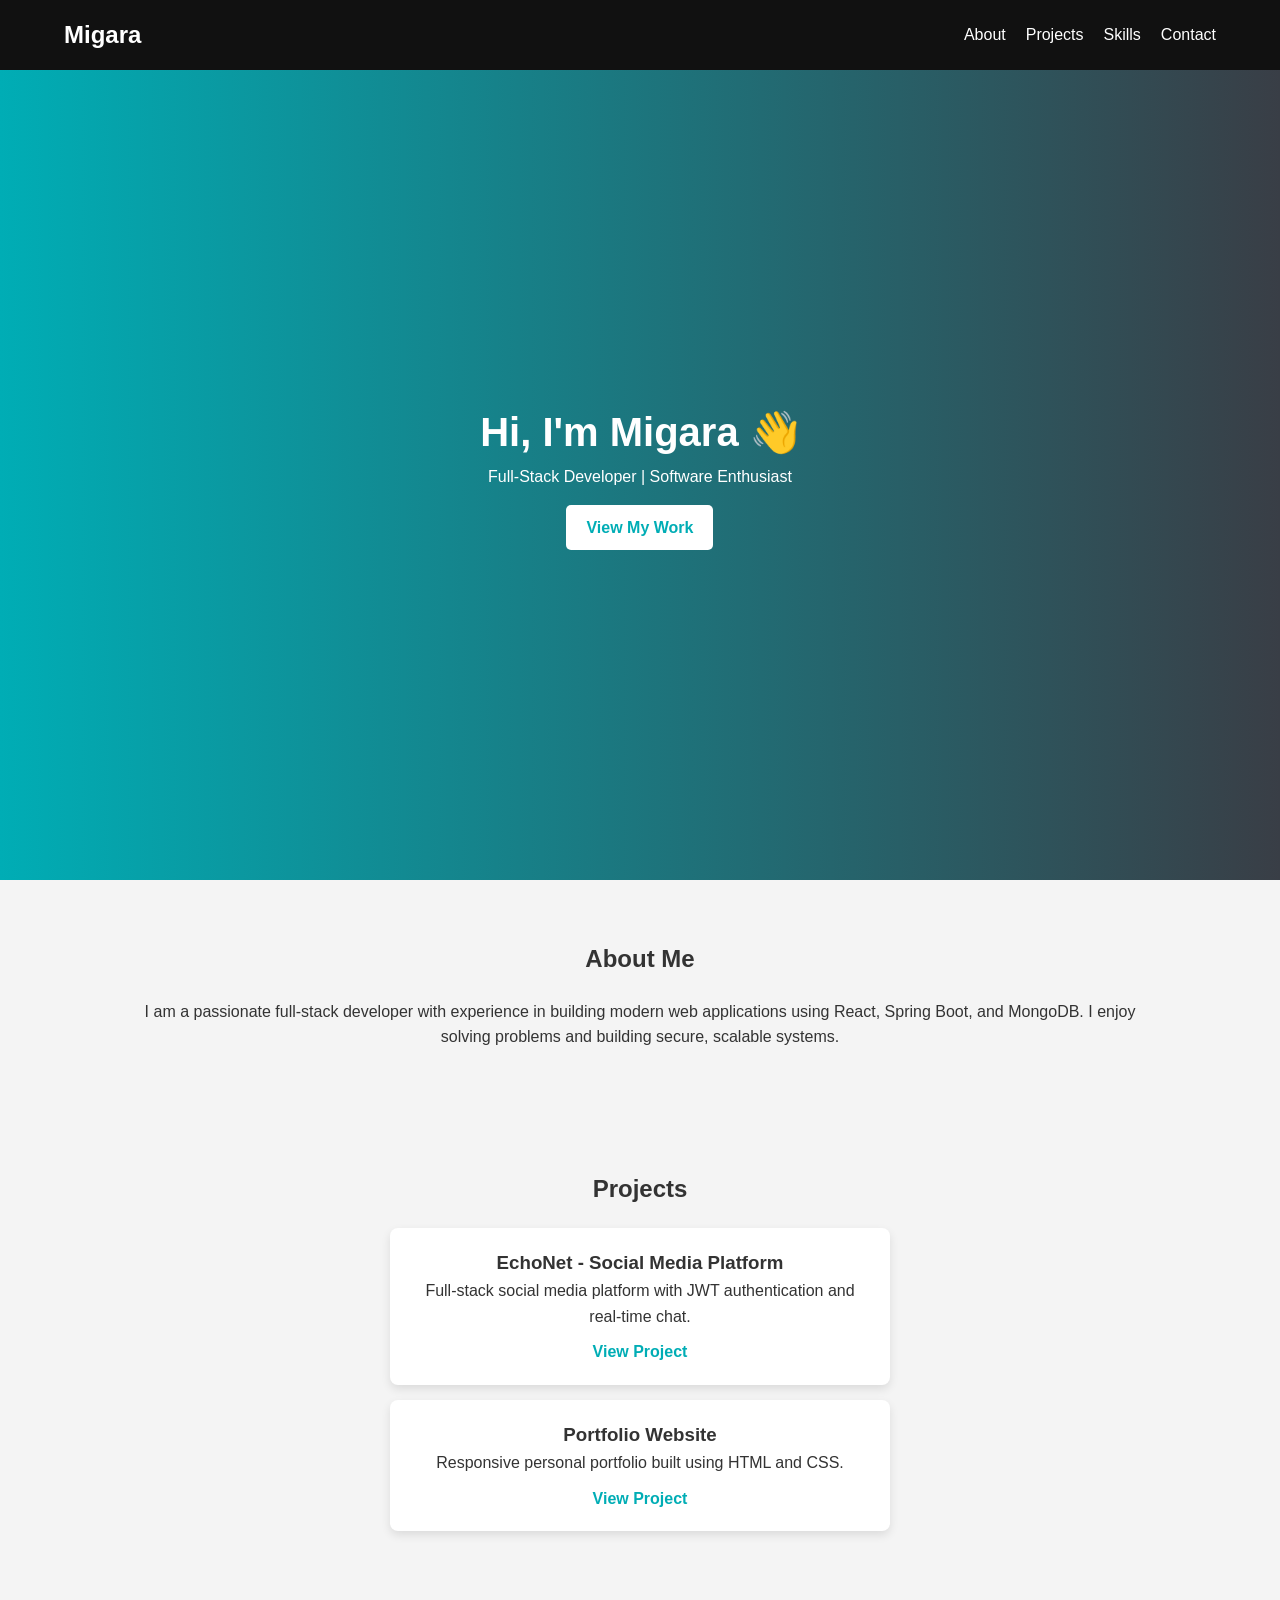
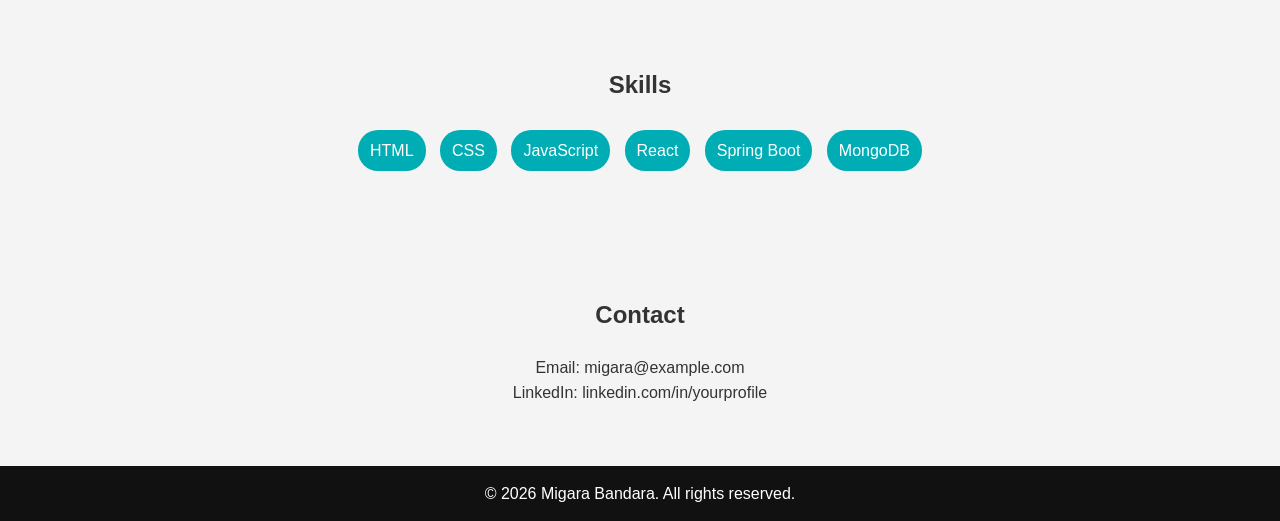
<file: index.html>
<!DOCTYPE html>
<html lang="en">
<head>
    <meta charset="UTF-8">
    <title>Migara Bandara | Portfolio</title>
    <meta name="viewport" content="width=device-width, initial-scale=1.0">
    <link rel="stylesheet" href="index.css">
</head>
<body>

    <header>
        <nav>
            <h1 class="logo">Migara</h1>
            <ul class="nav-links">
                <li><a href="#about">About</a></li>
                <li><a href="#projects">Projects</a></li>
                <li><a href="#skills">Skills</a></li>
                <li><a href="#contact">Contact</a></li>
            </ul>
        </nav>
    </header>

    <section class="hero">
        <div class="hero-content">
            <h2>Hi, I'm Migara 👋</h2>
            <p>Full-Stack Developer | Software Enthusiast</p>
            <a href="#projects" class="btn">View My Work</a>
        </div>
    </section>

    <section id="about" class="section">
        <h2>About Me</h2>
        <p>
            I am a passionate full-stack developer with experience in building
            modern web applications using React, Spring Boot, and MongoDB.
            I enjoy solving problems and building secure, scalable systems.
        </p>
    </section>

    <section id="projects" class="section">
        <h2>Projects</h2>

        <div class="project-card">
            <h3>EchoNet - Social Media Platform</h3>
            <p>Full-stack social media platform with JWT authentication and real-time chat.</p>
            <a href="#" class="project-link">View Project</a>
        </div>

        <div class="project-card">
            <h3>Portfolio Website</h3>
            <p>Responsive personal portfolio built using HTML and CSS.</p>
            <a href="#" class="project-link">View Project</a>
        </div>

    </section>

    <section id="skills" class="section">
        <h2>Skills</h2>
        <div class="skills-list">
            <span>HTML</span>
            <span>CSS</span>
            <span>JavaScript</span>
            <span>React</span>
            <span>Spring Boot</span>
            <span>MongoDB</span>
        </div>
    </section>

    <section id="contact" class="section">
        <h2>Contact</h2>
        <p>Email: migara@example.com</p>
        <p>LinkedIn: linkedin.com/in/yourprofile</p>
    </section>

    <footer>
        <p>© 2026 Migara Bandara. All rights reserved.</p>
    </footer>

</body>
</html>
</file>
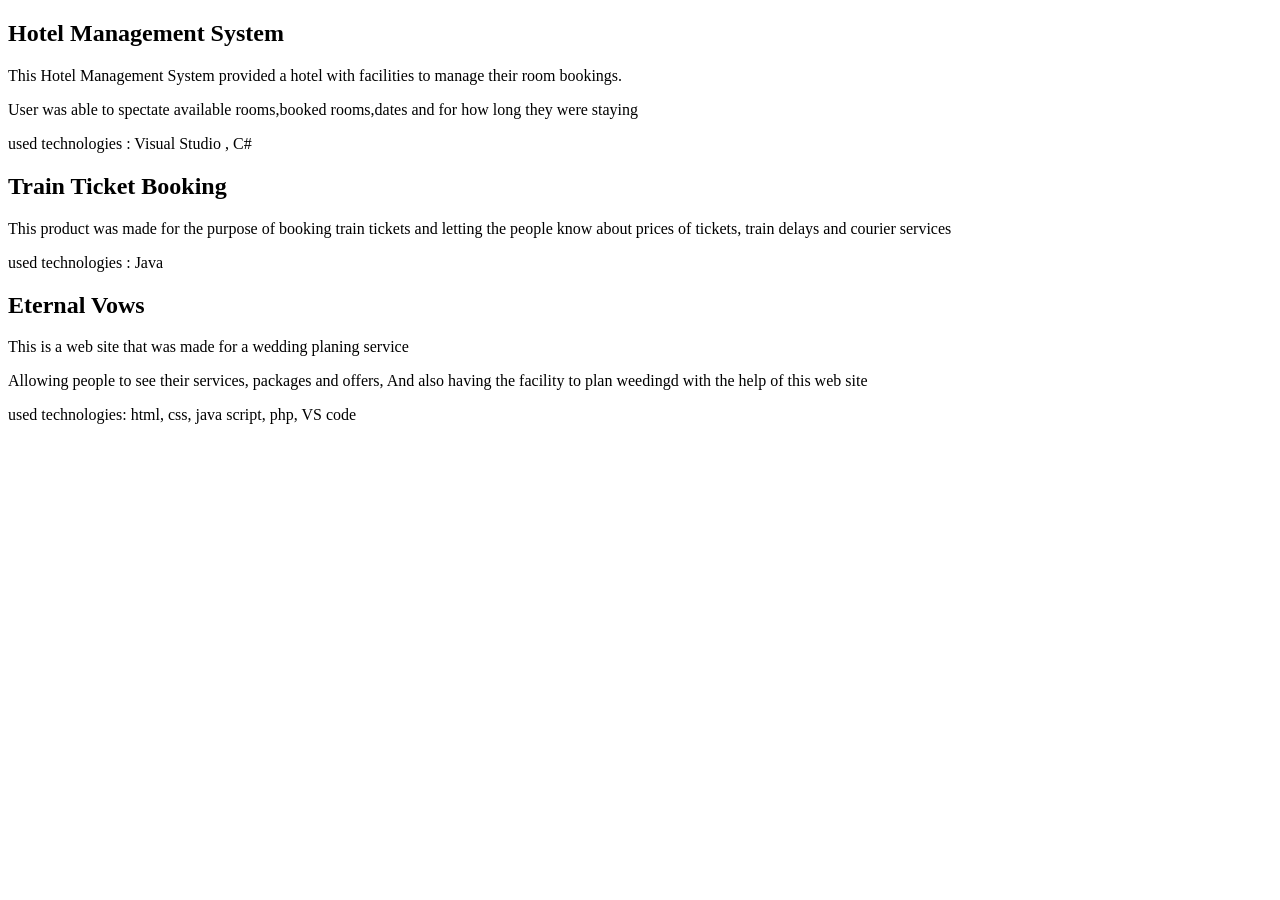
<file: project.html>
<!DOCTYPE html>
<html lang="en">
<head>
    <meta charset="UTF-8">
    <meta name="viewport" content="width=, initial-scale=1.0">
    <title>Document</title>
</head>
<body>
    <div id="hotel"><h2>Hotel Management System</h2>
     <p>This Hotel Management System provided a hotel with facilities to manage their room bookings.</p>
     <p>User was able to spectate available rooms,booked rooms,dates and for how long they were staying</p>
    
    <p>used technologies : Visual Studio , C#  </p>
    </div>

    <div id="train"><h2>Train Ticket Booking</h2>
        <p>This product was made for the purpose of booking train tickets and letting the people know about prices of tickets, train delays and courier services</p>

        <p>used technologies : Java</p>
    </div>

    <div id="wedding"><h2>Eternal Vows</h2>
        <p>This is a web site that was made for a wedding planing service</p>
        <p>Allowing people to see their services, packages and offers, And also having the facility to plan weedingd with the help of this web site</p>
        
        <p>used technologies: html, css, java script, php, VS code</p>
    </div>

</body>
</html>
</file>
<file: index.css>
* {
    margin: 0;
    padding: 0;
    box-sizing: border-box;
    font-family: Arial, sans-serif;
}

body {
    line-height: 1.6;
    background-color: #f4f4f4;
    color: #333;
}

/* Navbar */
header {
    background: #111;
    padding: 1rem 0;
}

nav {
    width: 90%;
    margin: auto;
    display: flex;
    justify-content: space-between;
    align-items: center;
}

.logo {
    color: white;
}

.nav-links {
    list-style: none;
    display: flex;
}

.nav-links li {
    margin-left: 20px;
}

.nav-links a {
    color: white;
    text-decoration: none;
    transition: 0.3s;
}

.nav-links a:hover {
    color: #00adb5;
}

/* Hero Section */
.hero {
    height: 90vh;
    display: flex;
    justify-content: center;
    align-items: center;
    background: linear-gradient(to right, #00adb5, #393e46);
    color: white;
    text-align: center;
}

.hero h2 {
    font-size: 2.5rem;
}

.btn {
    display: inline-block;
    margin-top: 15px;
    padding: 10px 20px;
    background: white;
    color: #00adb5;
    text-decoration: none;
    border-radius: 5px;
    font-weight: bold;
}

.btn:hover {
    background: #222;
    color: white;
}

/* Sections */
.section {
    padding: 60px 10%;
    text-align: center;
}

.section h2 {
    margin-bottom: 20px;
}

/* Projects */
.project-card {
    background: white;
    padding: 20px;
    margin: 15px auto;
    max-width: 500px;
    border-radius: 8px;
    box-shadow: 0 4px 10px rgba(0,0,0,0.1);
}

.project-link {
    display: inline-block;
    margin-top: 10px;
    text-decoration: none;
    color: #00adb5;
    font-weight: bold;
}

/* Skills */
.skills-list span {
    display: inline-block;
    background: #00adb5;
    color: white;
    padding: 8px 12px;
    margin: 5px;
    border-radius: 20px;
}

/* Footer */
footer {
    background: #111;
    color: white;
    text-align: center;
    padding: 15px 0;
}

/* Responsive */
@media(max-width: 768px) {
    .nav-links {
        flex-direction: column;
    }

    .nav-links li {
        margin: 10px 0;
    }

    .hero h2 {
        font-size: 2rem;
    }
}
</file>
